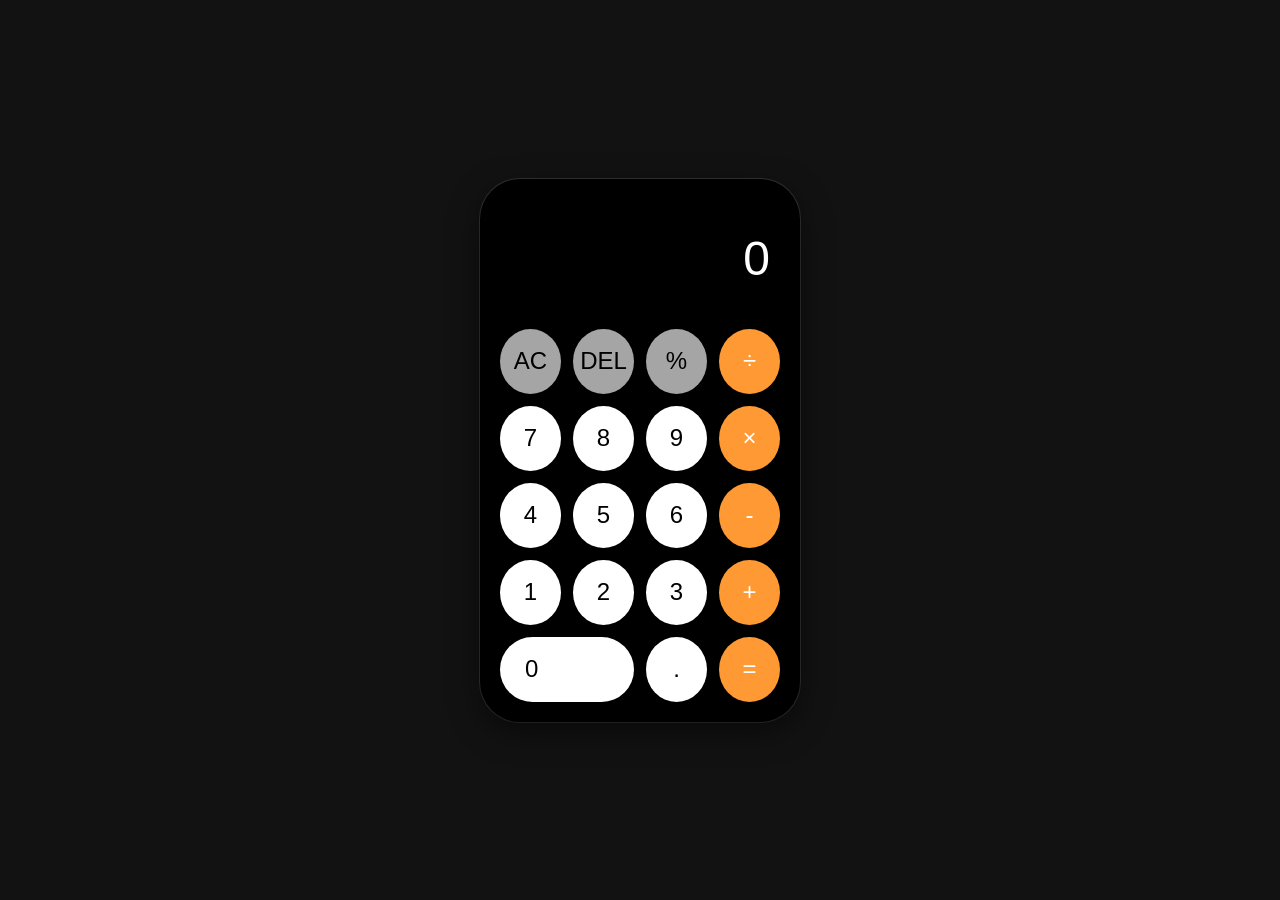
<file: calculator/index.html>
<!DOCTYPE html>
<html lang="en">

<head>
    <meta charset="UTF-8">
    <meta name="viewport" content="width=device-width, initial-scale=1.0">
    <title>Phone Calculator</title>
    <style>
        * {
            box-sizing: border-box;
            margin: 0;
            padding: 0;
            font-family: -apple-system, BlinkMacSystemFont, "Segoe UI", Roboto, sans-serif;
        }

        body {
            background-color: #121212;
            display: flex;
            justify-content: center;
            align-items: center;
            min-height: 100vh;
        }

        /* Calculator Phone Body Container */
        .calculator {
            width: 320px;
            background-color: #000000;
            border-radius: 40px;
            padding: 20px;
            box-shadow: 0px 10px 30px rgba(0, 0, 0, 0.5), 0 0 0 1px #333;
        }

        /* Display Screen */
        .display {
            width: 100%;
            height: 120px;
            background: transparent;
            color: #ffffff;
            text-align: right;
            font-size: 3rem;
            font-weight: 300;
            border: none;
            outline: none;
            padding: 10px;
            margin-bottom: 10px;
            word-wrap: break-word;
            word-break: break-all;
        }

        /* Keypad Grid */
        .keypad {
            display: grid;
            grid-template-columns: repeat(4, 1fr);
            gap: 12px;
        }

        /* Button Base Styles */
        button {
            height: 65px;
            border-radius: 50%;
            border: none;
            font-size: 1.5rem;
            font-weight: 500;
            cursor: pointer;
            transition: opacity 0.15s ease, transform 0.05s ease;
            user-select: none;
        }

        button:active {
            transform: scale(0.95);
            opacity: 0.8;
        }

        /* Number Keys (White background, Black text) */
        .btn-num {
            background-color: #ffffff;
            color: #000000;
        }

        /* Sign Keys (Saffron background, White text) */
        .btn-op {
            background-color: #ff9933;
            /* Saffron color */
            color: #ffffff;
        }

        /* Function Keys (Light Gray background, Black text) */
        .btn-func {
            background-color: #a5a5a5;
            color: #000000;
        }

        /* Zero Key Span across two columns */
        .btn-zero {
            grid-column: span 2;
            border-radius: 35px;
            text-align: left;
            padding-left: 25px;
        }
    </style>
</head>

<body>

    <div class="calculator">
        <input type="text" class="display" id="display" value="0" readonly>

        <div class="keypad">
            <!-- Top Utility Keys -->
            <button class="btn-func" onclick="clearDisplay()">AC</button>
            <button class="btn-func" onclick="deleteLast()">DEL</button>
            <button class="btn-func" onclick="appendValue('%')">%</button>
            <button class="btn-op" onclick="appendValue('/')">÷</button>

            <!-- Row 1 -->
            <button class="btn-num" onclick="appendValue('7')">7</button>
            <button class="btn-num" onclick="appendValue('8')">8</button>
            <button class="btn-num" onclick="appendValue('9')">9</button>
            <button class="btn-op" onclick="appendValue('*')">×</button>

            <!-- Row 2 -->
            <button class="btn-num" onclick="appendValue('4')">4</button>
            <button class="btn-num" onclick="appendValue('5')">5</button>
            <button class="btn-num" onclick="appendValue('6')">6</button>
            <button class="btn-op" onclick="appendValue('-')">-</button>

            <!-- Row 3 -->
            <button class="btn-num" onclick="appendValue('1')">1</button>
            <button class="btn-num" onclick="appendValue('2')">2</button>
            <button class="btn-num" onclick="appendValue('3')">3</button>
            <button class="btn-op" onclick="appendValue('+')">+</button>

            <!-- Row 4 -->
            <button class="btn-num btn-zero" onclick="appendValue('0')">0</button>
            <button class="btn-num" onclick="appendValue('.')">.</button>
            <button class="btn-op" onclick="calculate()">=</button>
        </div>
    </div>

    <script>
        const display = document.getElementById('display');

        // Append values to the screen
        function appendValue(val) {
            if (display.value === '0' || display.value === 'Error') {
                display.value = val;
            } else {
                display.value += val;
            }
        }

        // Clear all input
        function clearDisplay() {
            display.value = '0';
        }

        // Delete last character
        function deleteLast() {
            if (display.value.length === 1 || display.value === 'Error') {
                display.value = '0';
            } else {
                display.value = display.value.slice(0, -1);
            }
        }

        // Evaluate mathematical expression
        function calculate() {
            try {
                // Safe evaluation without allowing arbitrary code execution
                display.value = Function('"use strict"; return (' + display.value + ')')();
            } catch (error) {
                display.value = 'Error';
            }
        }

        // Laptop Keyboard Event Listener
        document.addEventListener('keydown', (event) => {
            const key = event.key;

            if (!isNaN(key) || key === '.') {
                appendValue(key);
            } else if (['+', '-', '*', '/'].includes(key)) {
                appendValue(key);
            } else if (key === 'Enter' || key === '=') {
                event.preventDefault();
                calculate();
            } else if (key === 'Backspace') {
                deleteLast();
            } else if (key === 'Escape' || key.toLowerCase() === 'c') {
                clearDisplay();
            } else if (key === '%') {
                appendValue('%');
            }
        });
    </script>

</body>

</html>
</file>
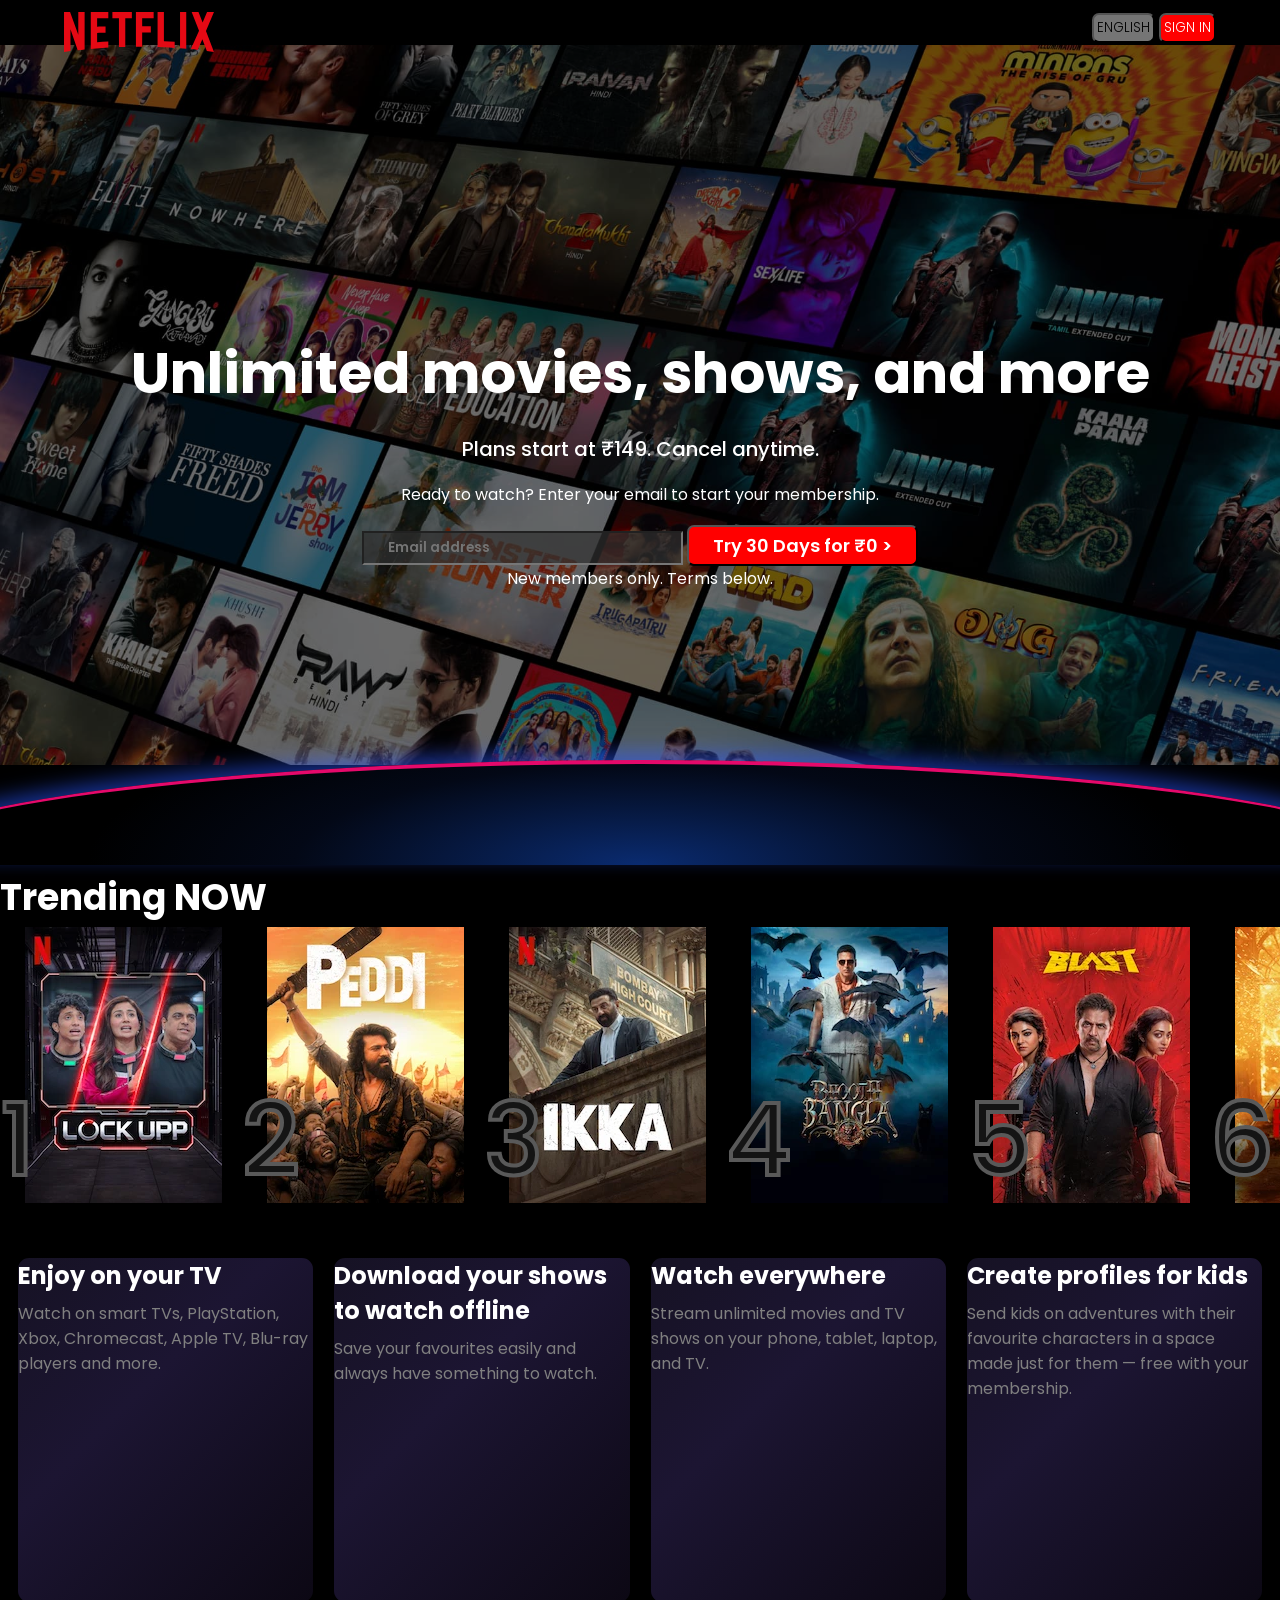
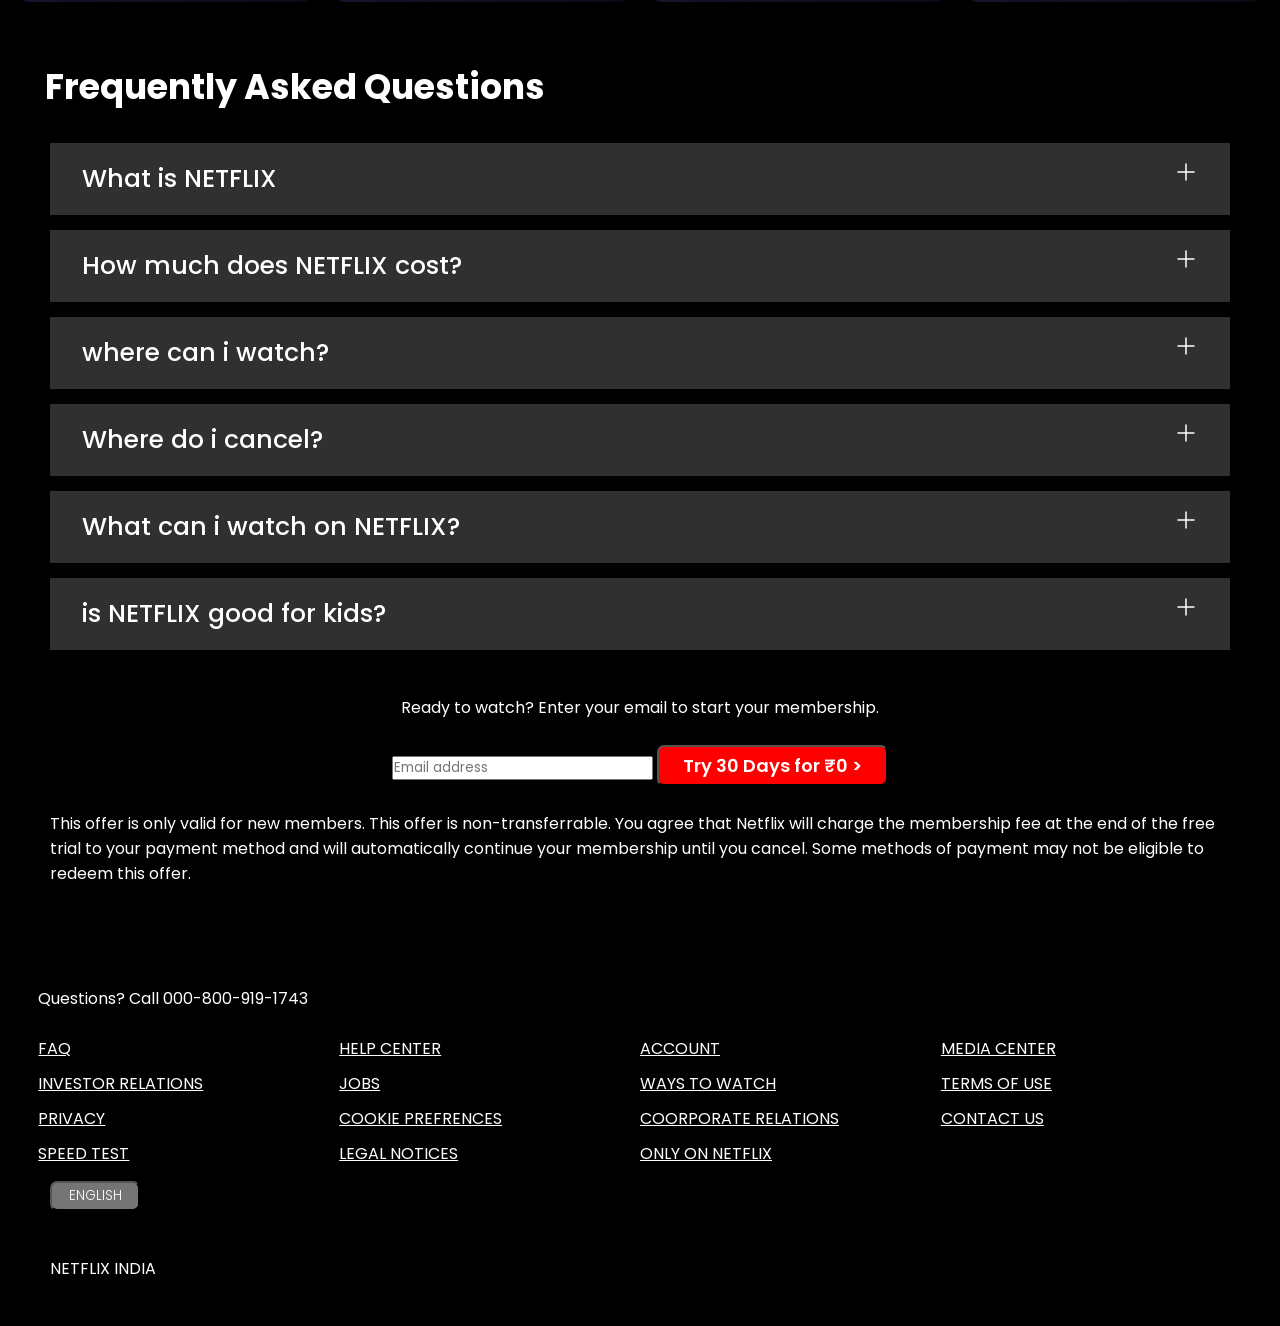
<file: netflix.clone/index.html>
<!DOCTYPE html>
<html lang="en">

<head>
  <meta charset="UTF-8">
  <meta name="viewport" content="width=device-width, initial-scale=1.0">
  <title>NETFLIX</title>
  <link rel="stylesheet" href="STYLE.CSS">
</head>

<body>
  <div class="main">
    <nav>
      <span><img
          src="media/AAAAAeuLioOK1ZSC8bQbffYbz1gZFxugAQdkx7UsMvqKDtFJLk3EWkpY-w8IBimYy_0xmg1aTzugh7JDHsGzv6hqIL9_qklFo-PFSH81MwCe9rokU4kGkdki.svg"
          alt=""></span>
      <div>
        <button class="btn-1">ENGLISH</button>
        <button class="btn-2">SIGN IN</button>
      </div>
    </nav>
    <div class="box"></div>
    <div class="hero"><span>Unlimited movies, shows, and more</span>
      <span>Plans start at ₹149. Cancel anytime.</span>
      <span>Ready to watch? Enter your email to start your membership.</span>
      <div>
        <input type="text" placeholder="Email address">
        <button class="btn-3">Try 30 Days for ₹0 &gt; </button>
        <div>New members only. Terms below.</div>
      </div>
    </div>
    <div class="separation"></div>
  </div>
  <main>
    <div class="trendings">
      <div class="slider">
        <h2>Trending NOW</h2>
      </div>
      <div class="track">
        <div class="movie-card">
          <div class="rank">1</div>
          <img
            src="media/AAAABTxewL8rkRpXSTl7D-8-P734feP17Mg9p_uj7aJrTElzy9S5ilTIi6Ah1V3oglrpjN38lIWCuOz2oM-M0mrqdu2dYREaKyCYCnOO6dLZqVEZvB0fWqkuWzgCbRg6xB9i-88k.webp"
            alt="lock up">
        </div>
        <div class="movie-card">
          <div class="rank">2</div>
          <img
            src="media/AAAABRHEcpZrJWcGzHq1AkgW7B8aDNiXEqlU9JBHEwHiXFTEQ8fXNl14SJJMQJYMweSLASaAFxBjCZUrsnZ2DCoViO0dcfgJvky0pYY.webp"
            alt="peddi">
        </div>
        <div class="movie-card">
          <div class="rank">3</div>
          <img
            src="media/AAAABWQnjEgoKoL20AK_MX_UXqWOqwvyE2a7W5yThmnL5CWSUMm6-YTio7Kh-mYcxjprRrLQcGzfm5KgRzXmJbz8kCmYXDlkq4d_YrH8kCGGS3b6RA3T7F65C1146Yuk4Vn7ziWj.webp"
            alt="ikka">
        </div>
        <div class="movie-card">
          <div class="rank">4</div>
          <img
            src="media/AAAABV634RJ705XipxQXbUOmWTlPM6NMLGOMgv8O6-1mpxjUiHuGTO8aU_smM_58vn7E3eNAHVvWJq0PdI-Nfb186hH-lCfPKhOAdpg.webp"
            alt="bhoot bangla">
        </div>
        <div class="movie-card">
          <div class="rank">5</div>
          <img
            src="media/AAAABdCNdKR9dgupDlDI12eOrjd3d1uHJXGw537qUxGjCrEHiyDqJ5OIPTEP107q4e-qLJERuWreYp5bF7t5BxNEI7SfZhIY3p_Sp4w.webp"
            alt="blast">
        </div>
        <div class="movie-card">
          <div class="rank">6</div>
          <img
            src="media/AAAABdu2BTLzDZapIFx3LR83EP5CFJAEcfDaaAhGnIUoz9tEn-xy2K1XjaBe0Wfz0zQB8wWEI17kf-RcCKeqLsV7TsR6oZKZYjqlw34.webp"
            alt="dhurandhar">
        </div>
        <div class="movie-card">
          <div class="rank">7</div>
          <img
            src="media/AAAABY63h-h1Gon9p3n_dSWmou2ZyN__EntViMFXWrNen_vEcZGZ7-_P9_z-hxdiUdzgbN83VIT29Y9tL6qEg5MJryhB2k6k1kxsyeFMlH5GvvBIqaqk_qc8LS0XezttgoZGS2hX.webp"
            alt="teach you a lesson">
        </div>
        <div class="movie-card">
          <div class="rank">8</div>
          <img
            src="media/AAAABYMJOpwnAZIoMUgOROfg4f5HaS2Rs-vsp9ue-oVi_GpL52CBKfYbmqe7miOu8l3BDGv-6_r-5SsZUrBb4vPxDuKNnZotR0Un3O4Kyxh5fgqD2BnjYtqM4mKoepuEZeZrYfF5.webp"
            alt="the last">
        </div>
        <div class="movie-card">
          <div class="rank">9</div>
          <img
            src="media/AAAABYTBfXXZ1fEcttSOA8Yp2HO-dRkow1DaudJcCQlR6RJan9ubdgm71Dklk0fJmQ8j5hMSTkegFQG_l7_NM8PhBLbR8prPoakJlK0.webp"
            alt="pati patni aur woh">
        </div>
        <div class="movie-card">
          <div class="rank">10</div>
          <img
            src="media/AAAABaBljvFdAV1SGGPNXCcLpojtQjNb4MKKevyP-yHCBfzIW1zsZ-8lMn0-MwNMua8X5VZ0yjjzrfAZ4QFqxDdAIcVxsnTAtj2JNIUSZt5IEgJ15eSk4YSmd0XZk0PBW_XNHsbL.webp"
            alt="maa behan">
        </div>
      </div>
    </div>
    </div>
    <div class="heading">
      More reasons to join
    </div>
    <div class="cards">
      <div class="card">
        <h2>Enjoy on your TV</h2>
        <p>Watch on smart TVs, PlayStation, Xbox, Chromecast, Apple TV, Blu-ray players and more.</p>
      </div>
      <div class="card">
        <h2>Download your shows to watch offline</h2>
        <p>Save your favourites easily and always have something to watch.</p>
      </div>
      <div class="card">
        <h2>Watch everywhere</h2>
        <p>Stream unlimited movies and TV shows on your phone, tablet, laptop, and TV.</p>
      </div>
      <div class="card">
        <h2>Create profiles for kids</h2>
        <p>Send kids on adventures with their favourite characters in a space made just for them — free with your
          membership.</p>
      </div>
    </div>
    <div class="faq">Frequently Asked Questions</div>
    <div class="questions">
      <span>What is NETFLIX</span>
      <svg xmlns="http://www.w3.org/2000/svg" viewBox="0 0 24 24" width="24" height="24" color="currentColor"
        fill="none" stroke="currentColor" stroke-width="1.5" stroke-linecap="round" stroke-linejoin="round">
        <path d="M11.9922 4.00012V20.0001M19.9922 12.0001H3.99222"></path>
      </svg>
    </div>
    <div class="questions">
      <span>How much does NETFLIX cost?</span>
      <svg xmlns="http://www.w3.org/2000/svg" viewBox="0 0 24 24" width="24" height="24" color="currentColor"
        fill="none" stroke="currentColor" stroke-width="1.5" stroke-linecap="round" stroke-linejoin="round">
        <path d="M11.9922 4.00012V20.0001M19.9922 12.0001H3.99222"></path>
      </svg>
    </div>
    <div class="questions">
      <span>where can i watch?</span>
      <svg xmlns="http://www.w3.org/2000/svg" viewBox="0 0 24 24" width="24" height="24" color="currentColor"
        fill="none" stroke="currentColor" stroke-width="1.5" stroke-linecap="round" stroke-linejoin="round">
        <path d="M11.9922 4.00012V20.0001M19.9922 12.0001H3.99222"></path>
      </svg>
    </div>
    <div class="questions">
      <span>Where do i cancel?</span>
      <svg xmlns="http://www.w3.org/2000/svg" viewBox="0 0 24 24" width="24" height="24" color="currentColor"
        fill="none" stroke="currentColor" stroke-width="1.5" stroke-linecap="round" stroke-linejoin="round">
        <path d="M11.9922 4.00012V20.0001M19.9922 12.0001H3.99222"></path>
      </svg>
    </div>
    <div class="questions">
      <span>What can i watch on NETFLIX?</span>
      <svg xmlns="http://www.w3.org/2000/svg" viewBox="0 0 24 24" width="24" height="24" color="currentColor"
        fill="none" stroke="currentColor" stroke-width="1.5" stroke-linecap="round" stroke-linejoin="round">
        <path d="M11.9922 4.00012V20.0001M19.9922 12.0001H3.99222"></path>
      </svg>
    </div>
    <div class="questions">
      <span>is NETFLIX good for kids?</span>
      <svg xmlns="http://www.w3.org/2000/svg" viewBox="0 0 24 24" width="24" height="24" color="currentColor"
        fill="none" stroke="currentColor" stroke-width="1.5" stroke-linecap="round" stroke-linejoin="round">
        <path d="M11.9922 4.00012V20.0001M19.9922 12.0001H3.99222"></path>
      </svg>
    </div>
  </main>
  <footer>
    <div class="one">Ready to watch? Enter your email to start your membership.</div>
    <div class="two"><input type="text" placeholder="Email address">
      <button class="btn-3">Try 30 Days for ₹0 &gt; </button>
    </div>
    <div class="three">This offer is only valid for new members. This offer is non-transferrable. You agree that Netflix
      will charge the
      membership fee at the end of the free trial to your payment method and will automatically continue your membership
      until
      you cancel. Some methods of payment may not be eligible to redeem this offer.</div>
    <span>Questions? Call 000-800-919-1743</span>
    <div class="footer">
      <div class="footer-item">
        <a href="faq">FAQ</a>
        <a href="faq">INVESTOR RELATIONS</a>
        <a href="faq">PRIVACY</a>
        <a href="faq">SPEED TEST</a>
      </div>
      <div class="footer-item">
        <a href="faq">HELP CENTER</a>
        <a href="faq">JOBS</a>
        <a href="faq">COOKIE PREFRENCES</a>
        <a href="faq">LEGAL NOTICES</a>
      </div>
      <div class="footer-item">
        <a href="faq">ACCOUNT</a>
        <a href="faq">WAYS TO WATCH </a>
        <a href="faq">COORPORATE RELATIONS</a>
        <a href="faq">ONLY ON NETFLIX</a>
      </div>
      <div class="footer-item">
        <a href="faq">MEDIA CENTER</a>
        <a href="faq">TERMS OF USE</a>
        <a href="faq">CONTACT US</a>
      </div>
    </div>
    <div class="fourth">
      <button class="btn-1">ENGLISH</button>
    </div>
    <div class="net">
      NETFLIX INDIA
    </div>
  </footer>
</body>

</html>
</file>
<file: netflix.clone/STYLE.CSS>
@import url('https://fonts.googleapis.com/css2?family=Martel+Sans:wght@700&family=Poppins:ital,wght@0,100;0,200;0,300;0,400;0,500;0,600;0,700;0,800;0,900;1,100;1,200;1,300;1,400;1,500;1,600;1,700;1,800;1,900&display=swap');

* {
    box-sizing: border-box;
    font-family: "Poppins", sans-serif;
    margin: 0;
    padding: 0;
}

html,
body {
    overflow-x: hidden;
}

body {
    background-color: black;
}

.main {
    background-image: url(media/bg.jpg);
    background-position: center center;
    background-size: 100vw;
    background-repeat: no-repeat;
    height: 90vh;
    position: relative;
}

.box {
    height: 90vh;
    width: 100%;
    opacity: 0.45;
    position: absolute;
    top: 0;
    background-color: black;
}

nav {
    max-width: 90vw;
    justify-content: space-between;
    margin: auto;
    display: flex;
    align-items: center;
    height: 56px;
}

nav img {
    margin-top: 15px;
    width: 150px;
    position: relative;
    z-index: 8;
}

nav button {
    position: relative;
    z-index: 8;
}

.hero {
    font-family: "Martel Sans", sans-serif;
    height: 100%;
    display: flex;
    align-items: center;
    justify-content: center;
    flex-direction: column;
    color: rgb(255, 255, 255);
    position: relative;
    z-index: 5;
    gap: 18px;
    padding: 25px;
    text-align: center;
}

.hero> :nth-child(1) {
    font-weight: 700;
    font-size: 56px;
}

.hero> :nth-child(2) {
    font-weight: 500;
    font-size: 20px;
}

.hero> :nth-child(3) {
    font-weight: 400;
    font-size: 16px;
}

.hero> :nth-child(5) {
    font-weight: 400;
    font-size: 16px;
}

.separation {
    position: absolute;
    z-index: 7;
    width: 120%;
    left: -10%;
    height: 105px;
    bottom: -55px;
    border-top: 4px solid #e5096b;
    border-radius: 50% 50% 0 0 / 100% 100% 0 0;
    background: radial-gradient(50% 220% at 50% 100%,
            #0a2b70 0%,
            #030816 45%,
            #000 72%);
    box-shadow: 0 -8px 20px rgba(40, 85, 255, 0.55);
}

.btn-1 {
    padding: 3px;
    font-weight: 300;
    border-radius: 7px;
    background-color: rgba(255, 255, 255, 0.458);
    cursor: pointer;
}

.btn-2 {
    padding: 3px;
    font-weight: 300;
    background-color: red;
    color: white;
    border-radius: 7px;
    cursor: pointer;
}

.btn-3 {
    font-size: large;
    padding: 5px 24px;
    font-weight: 600;
    background-color: red;
    color: white;
    border-radius: 7px;
    cursor: pointer;

}

.main input {
    padding: 5px 24px;
    color: white;
    font-weight: 600;
    background-color: rgba(48, 48, 48, 0.7)
}

.slider {
    color: white;
    margin-top: 60px;
    font-family: 'Helvetica Neue', Helvetica, Arial, sans-serif;
    font-size: 24px;
    font-weight: 500;
}

.track {
    color: white;
    display: flex;
    gap: 15px;
    overflow-x: scroll;
    padding: 40px 10px;
    scroll-behavior: smooth;
}

.track::-webkit-scrollbar {
    display: none;
}

.movie-card {
    position: relative;
    display: flex;
    align-items: center;
    justify-content: center;
    padding: 15px;
    width: 260px;
    height: 200px;
    cursor: pointer;
    transition: transform 0.4s ease, z-index 0.4s ease;
    z-index: 1;
    scroll-snap-align: center;
}

.rank {
    font-size: 100px;
    font-weight: 500;
    line-height: 100px;
    color: #141414;
    -webkit-text-stroke: 4px #595959;
    position: absolute;
    left: -10px;
    bottom: -25px;
    user-select: none;
    z-index: 1;
}

.movie-card:hover {
    transform: scale(1.15);
    z-index: 10;
}

.cards {
    display: flex;
    justify-content: center;
    padding: 25px 15px;
    gap: 15px;
}

.card {
    border: 3px solid black;
    border-radius: 14px;
    width: 340px;
    height: 350px;
    background: linear-gradient(135deg, #161224 0%, #1c1532 40%, #0c0814 100%);
}

.card h2 {
    margin-bottom: 8px;
    color: white;
}

.card p {
    margin-top: 8px;
    color: grey;
}

.faq {
    color: rgb(255, 255, 255);
    font-weight: 700;
    font-size: 35px;
    margin: 15px 15px 10px 15px;
    padding: 15px 30px;
}

.questions {
    display: flex;
    justify-content: space-between;
    color: rgb(255, 255, 255);
    font-weight: 500;
    font-size: 25px;
    background-color: rgb(48, 48, 48);
    border: 2px solid rgb(48, 48, 48);
    margin: 15px 50px 5px 50px;
    padding: 15px 30px;
    cursor: pointer;
}

footer a {
    color: white;
}

footer span {
    color: white;
    display: inline-block;
    margin: 10px 3vw;
}

.footer {
    display: grid;
    grid-template-columns: 1fr 1fr 1fr 1fr;
    padding: 15px 3vw;
}

.footer-item {
    display: flex;
    flex-direction: column;
    gap: 10px;
}

.one {
    color: white;
    margin-top: 5vh;
    margin-bottom: 25px;
    text-align: center;
}

.two {
    margin-bottom: 25px;
    text-align: center;
    width: 100%;
}

.three {
    color: white;
    margin-bottom: 10vh;
    margin-left: 50px;
    margin-right: 50px;
}

.fourth {
    font-weight: 400;
    font-size: 16px;
    line-height: 20px;
    margin-left: 50px;
}

.fourth button {
    color: white;
    opacity: 1.5;
    padding: auto;
    width: 90px;
    height: 30px;
}

.net {
    margin-top: 5vh;
    margin-bottom: 5vh;
    margin-left: 50px;
    color: white;
}
</file>
